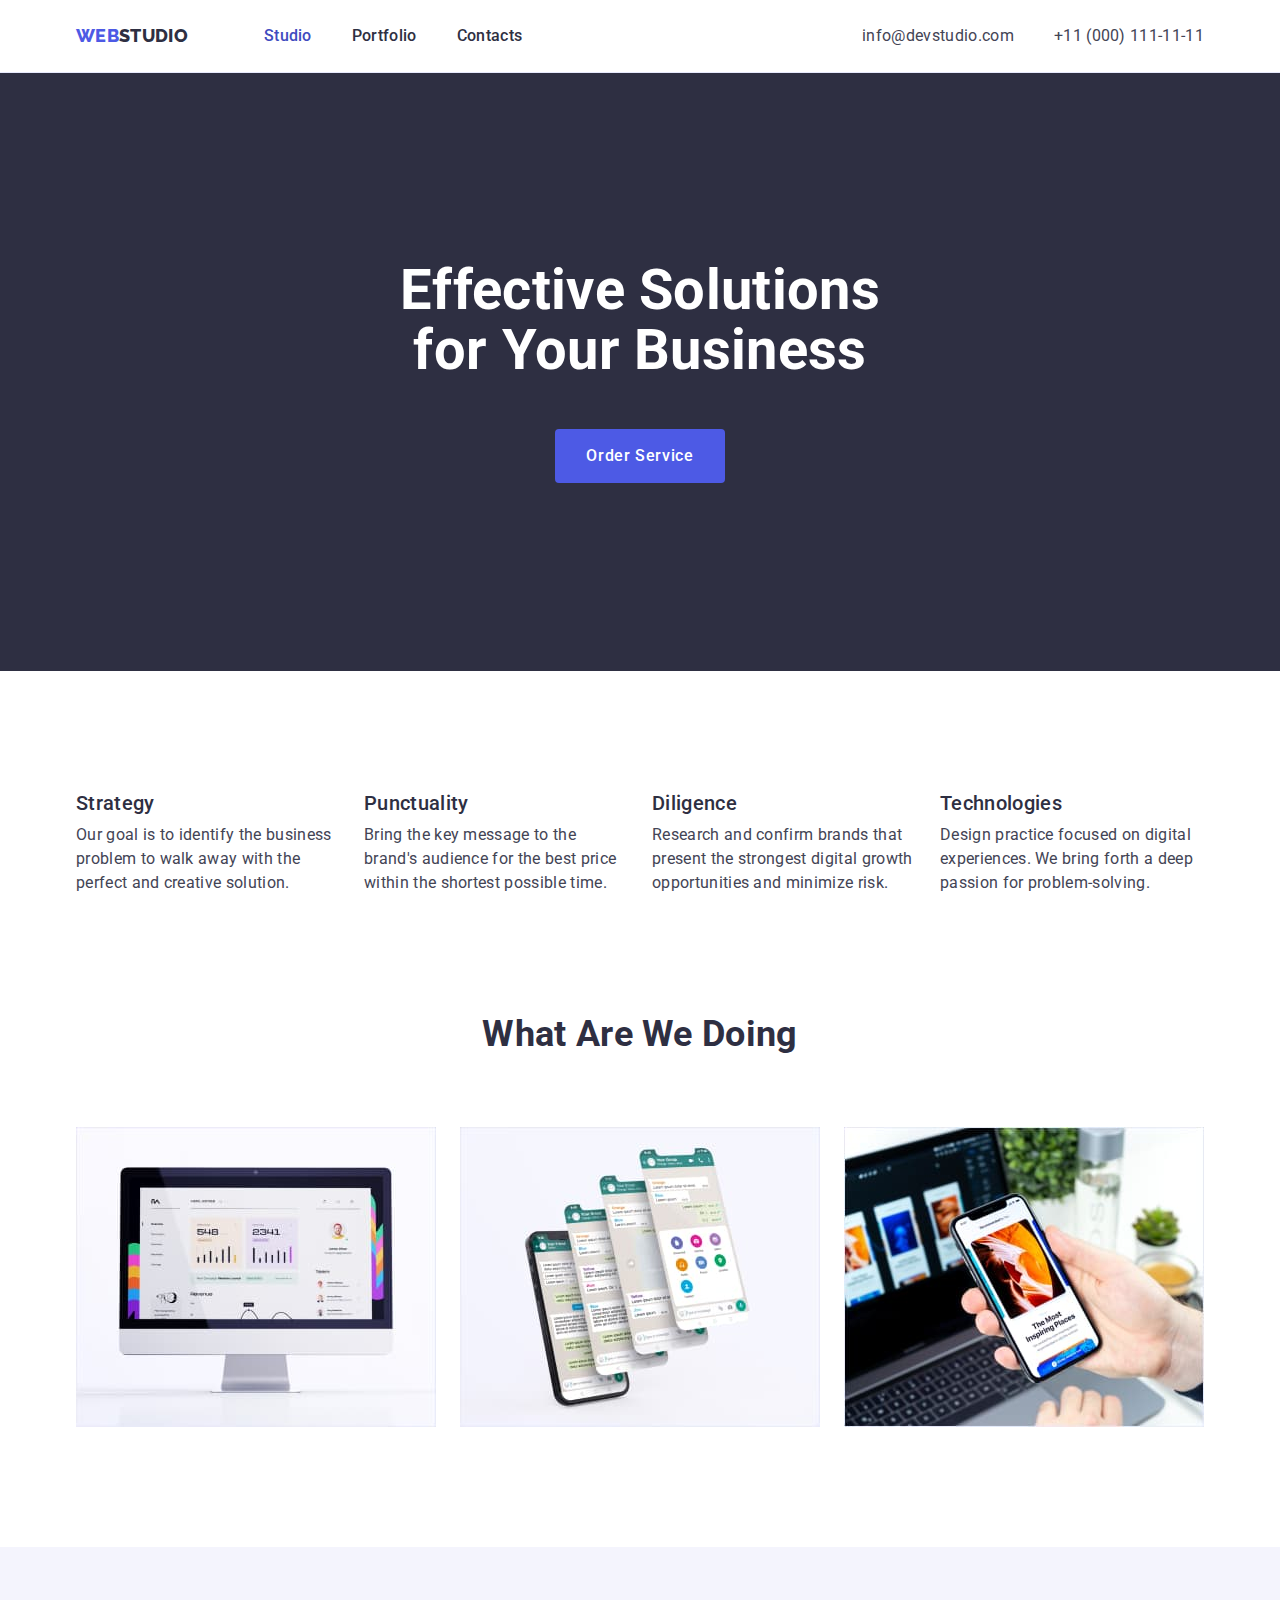
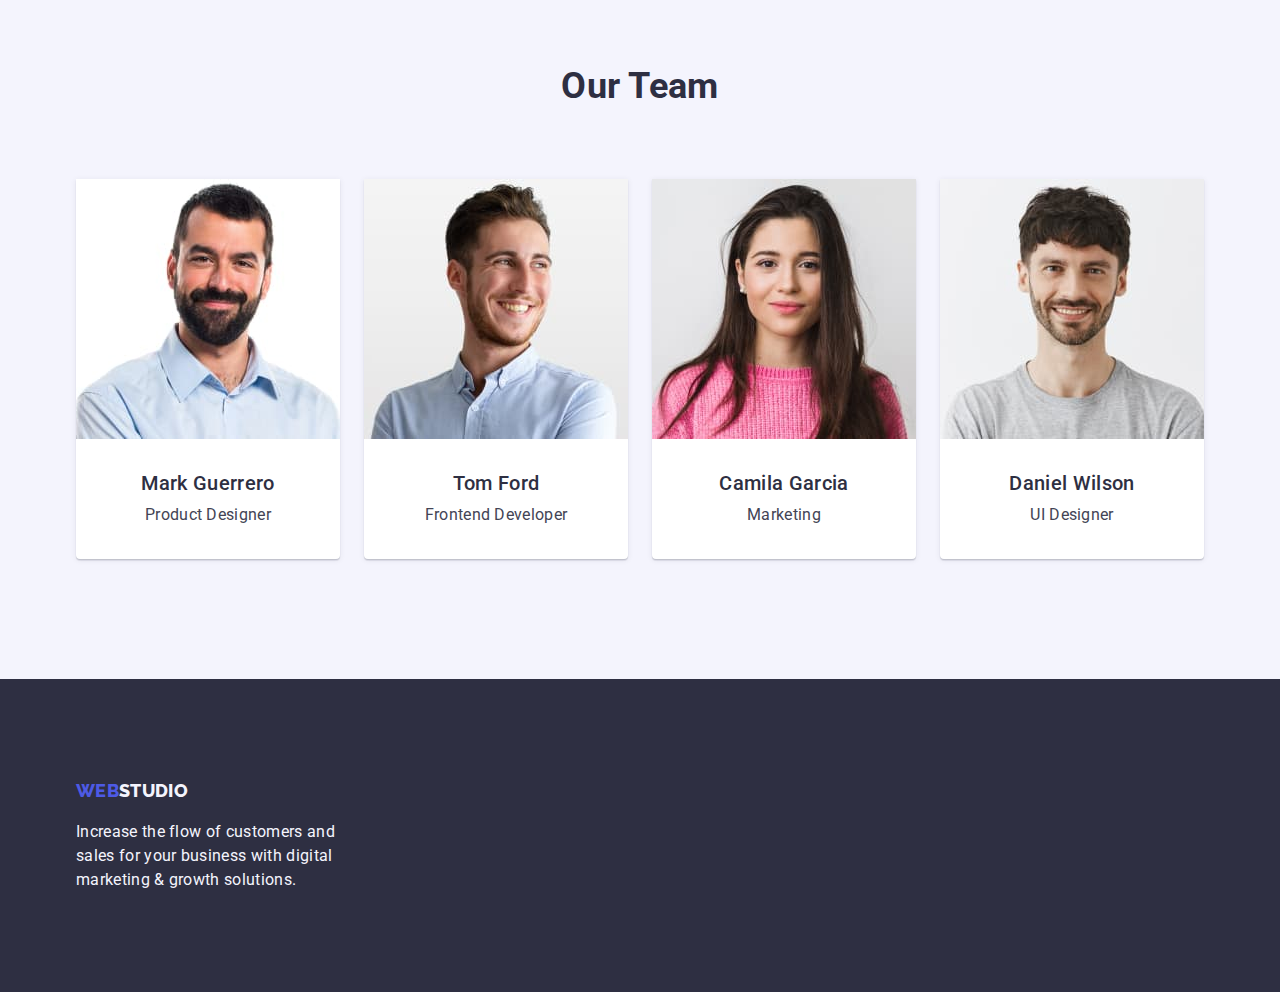
<file: index.html>
<!DOCTYPE html>
<html lang="en">
  <head>
    <meta charset="UTF-8" />
    <meta http-equiv="X-UA-Compatible" content="IE=edge" />
    <meta name="viewport" content="width=, initial-scale=1.0" />
    <title>WebStudio</title>
      <!-- /**
      |============================
      | Normalize styles
      |============================
    */ -->
    <link
      rel="stylesheet"
      href="https://cdn.jsdelivr.net/npm/modern-normalize@1.1.0/modern-normalize.min.css"
    />
    <!-- /**
      |============================
      | Custom styles
      |============================
    */ -->
    <link rel="preconnect" href="https://fonts.googleapis.com" />
    <link rel="preconnect" href="https://fonts.gstatic.com" crossorigin />
    <link
      href="https://fonts.googleapis.com/css2?family=Raleway:wght@800&family=Roboto:wght@400;500;700;900&display=swap"
      rel="stylesheet"
    />
    <link rel="stylesheet" href="./css/styles.css" />
  </head>
  <body>
    <!-- /**
      |============================
      | Header
      |============================
    */ -->
    <header class="header">
      <div class="container header-container">
        <a class="link logo" href="./index.html"
          >WEB<span class="logo-header-part">STUDIO</span></a
        >
        <nav class="header-nav">
          <ul class="list header-nav-list">
            <li class="header-nav-item">
              <a class="link header-nav-link current" href="./index.html"
                >Studio</a
              >
            </li>
            <li class="header-nav-item">
              <a class="link header-nav-link" href="./portfolio.html"
                >Portfolio</a
              >
            </li>
            <li class="header-nav-item">
              <a class="link header-nav-link" href="#contacts">Contacts</a>
            </li>
          </ul>
        </nav>
        <address id="contacts">
          <ul class="list contacts-list">
            <li>
              <a class="link contacts-link" href="mailto:info@devstudio.com"
                >info@devstudio.com</a
              >
            </li>
            <li>
              <a class="link contacts-link" href="tel:+11(000)111-11-11"
                >+11 (000) 111-11-11</a
              >
            </li>
          </ul>
        </address>
      </div>
    </header>

    <main>
      <!-- /**
       |============================
       | Hero
       |============================
     */ -->
      <section class="section hero-section">
        <div class="container">
          <h1 class="hero-title">Effective Solutions for Your Business</h1>
          <button class="btn hero-btn" type="button">Order Service</button>
        </div>
      </section>
      <!-- /**
  |============================
  | Our Features
  |============================
*/ -->
      <section class="section our-features-section">
        <div class="container our-features-container">
          <h2 class="title visually-hidden">Our Features</h2>
          <ul class="list our-features-list card-set">
            <li class="list our-features-item card-set-item">
              <h3 class="subtitle">Strategy</h3>
              <p>
                Our goal is to identify the business problem to walk away with
                the perfect and creative solution.
              </p>
            </li>
            <li class="list our-features-item card-set-item">
              <h3 class="subtitle">Punctuality</h3>
              <p>
                Bring the key message to the brand's audience for the best price
                within the shortest possible time.
              </p>
            </li>
            <li class="list our-features-item card-set-item">
              <h3 class="subtitle">Diligence</h3>
              <p>
                Research and confirm brands that present the strongest digital
                growth opportunities and minimize risk.
              </p>
            </li>
            <li class="list our-features-item card-set-item">
              <h3 class="subtitle">Technologies</h3>
              <p>
                Design practice focused on digital experiences. We bring forth a
                deep passion for problem-solving.
              </p>
            </li>
          </ul>
        </div>
      </section>
      <!-- /**
  |============================
  | What are we doing
  |============================
*/ -->
      <section class="section whar-are-we-doing-section">
        <div class="container">
          <h2 class="title what-are-we-doing-title">What are we doing</h2>
          <ul class="list what-are-we-doing-list card-set">
            <li class="what-are-we-doing-item">
              <img
                src="./images/monitor.jpg"
                alt="Monitor picture"
                width="360"
                height="300"
              />
            </li>
            <li class="what-are-we-doing-item">
              <img
                src="./images/screenshots.jpg"
                alt="4 mobile phone screenshots"
                width="360"
                height="300"
              />
            </li>
            <li class="what-are-we-doing-item">
              <img
                src="./images/mobile-phone.jpg"
                alt="Mobile phone and laptop"
                width="360"
                height="300"
              />
            </li>
          </ul>
        </div>
      </section>
      <!-- /**
  |============================
  | Our team
  |============================
*/ -->
      <section class="section our-team-section">
        <div class="container">
          <h2 class="title">Our Team</h2>
          <ul class="list our-team-list card-set">
            <li class="our-team-item card-set-item">
              <img
                class="our-team-img"
                src="./images/mark-guerrero-photo.jpg"
                alt="Mark Guerrero's photo"
                width="264"
                height="260"
              />

              <div class="our-team-desc">
                <h3 class="subtitle">Mark Guerrero</h3>
                <p>Product Designer</p>
              </div>
            </li>
            <li class="our-team-item card-set-item">
              <img
                class="our-team-img"
                src="./images/tom-ford-photo.jpg"
                alt="Tom Ford's photo"
                width="264"
                height="260"
              />
              <div class="our-team-desc">
                <h3 class="subtitle">Tom Ford</h3>
                <p>Frontend Developer</p>
              </div>
            </li>
            <li class="our-team-item card-set-item">
              <img
                class="our-team-img"
                src="./images/camila-garcia-photo.jpg"
                alt="Camila Garcia's photo"
                width="264"
                height="260"
              />
              <div class="our-team-desc">
                <h3 class="subtitle">Camila Garcia</h3>
                <p>Marketing</p>
              </div>
            </li>
            <li class="our-team-item card-set-item">
              <img
                class="our-team-img"
                src="./images/daniel-wilson-photo.jpg"
                alt="Daniel Wilson's photo"
                width="264"
                height="260"
              />
              <div class="our-team-desc">
                <h3 class="subtitle">Daniel Wilson</h3>
                <p>UI Designer</p>
              </div>
            </li>
          </ul>
        </div>
      </section>
    </main>
    <!-- /**
  |============================
  | Footer
  |============================
*/  -->

    <footer class="section footer-section">
      <div class="container">
        <a class="link logo" href="./index.html"
          >WEB<span class="logo-footer-part">STUDIO</span></a
        >
        <p class="footer-section-desc">
          Increase the flow of customers and sales for your business with
          digital marketing & growth solutions.
        </p>
      </div>
    </footer>
  </body>
</html>
</file>
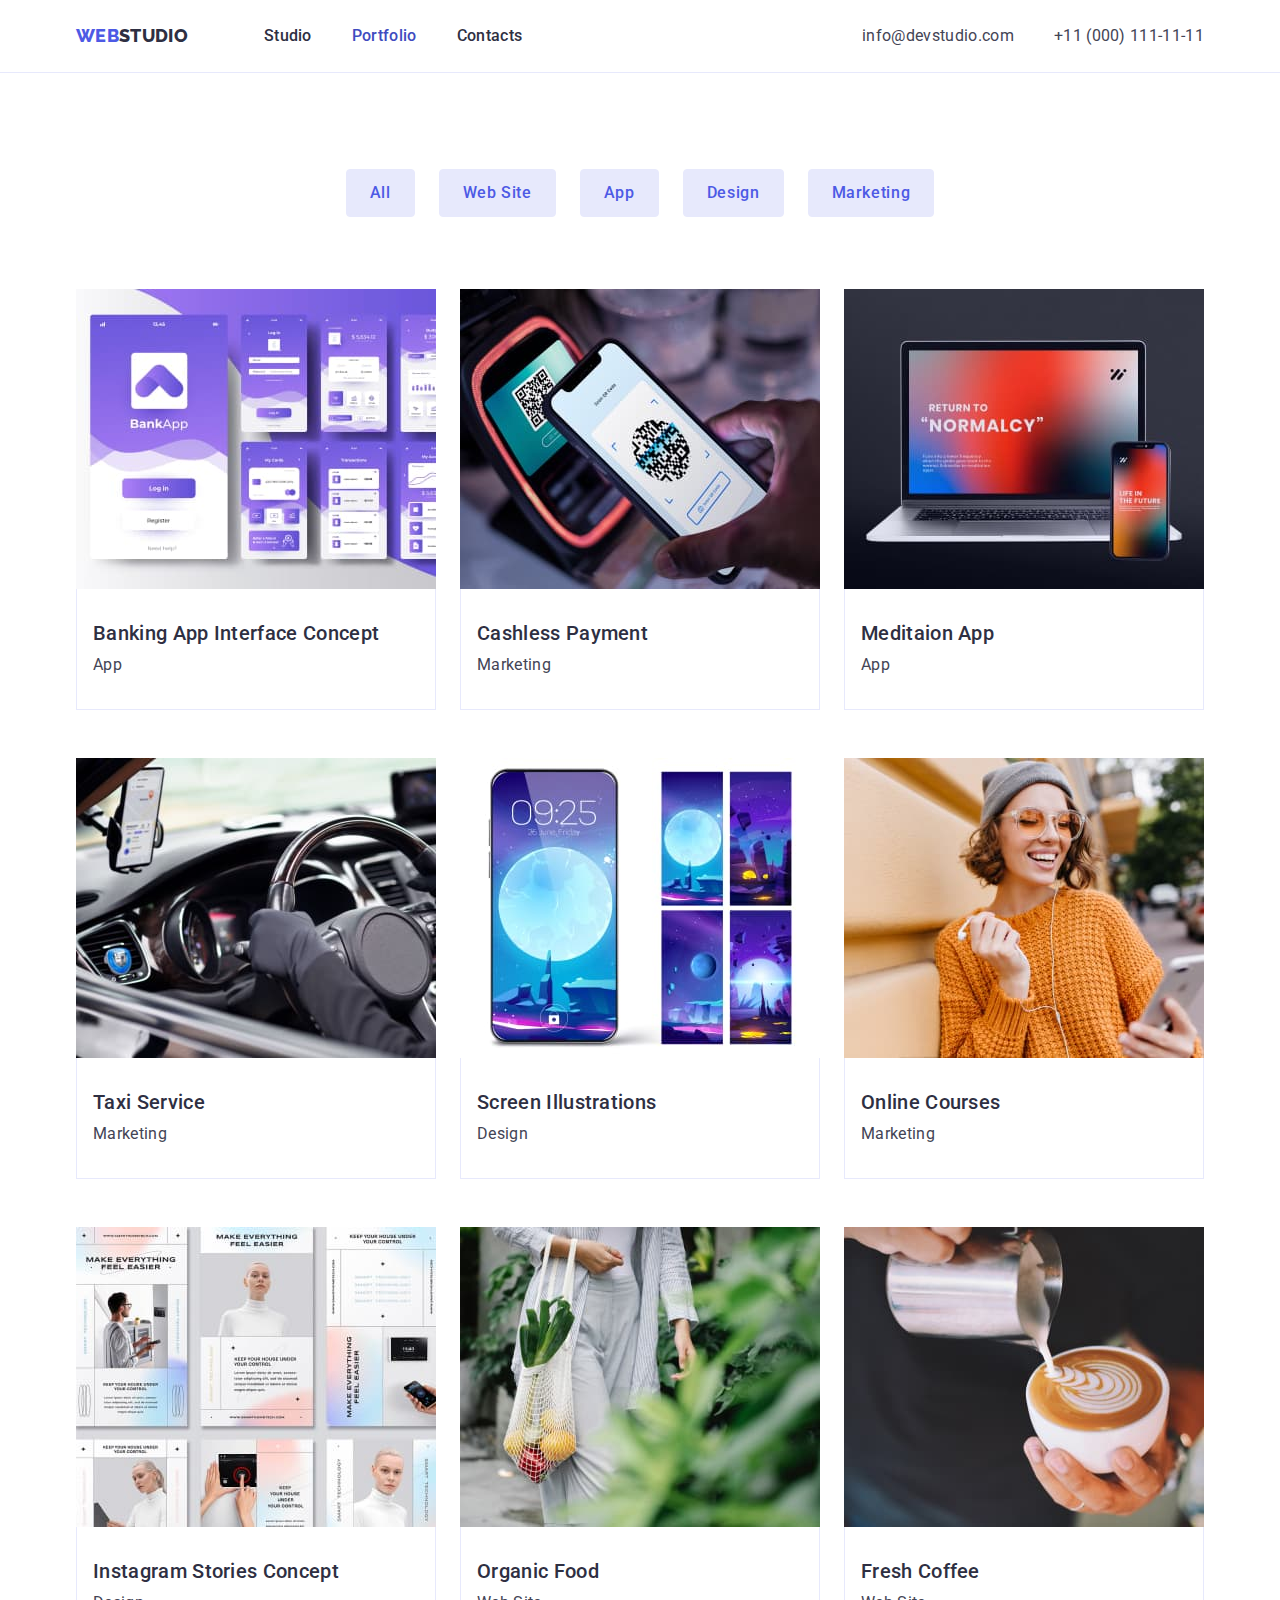
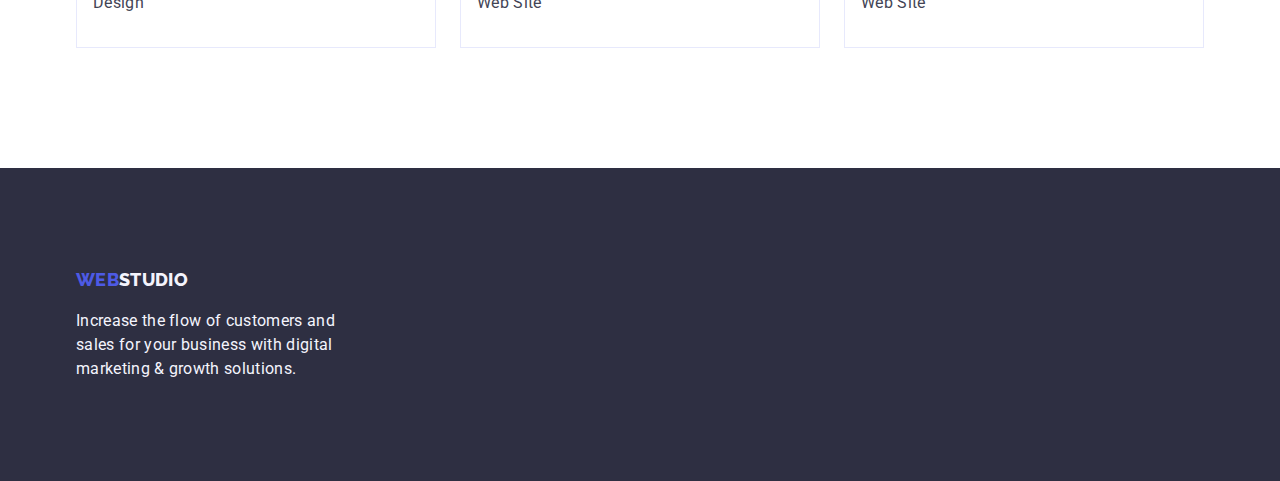
<file: portfolio.html>
<!DOCTYPE html>
<html lang="en">
  <head>
    <meta charset="UTF-8" />
    <meta http-equiv="X-UA-Compatible" content="IE=edge" />
    <meta name="viewport" content="width=, initial-scale=1.0" />
    <title>WebStudio</title>
    <!-- /**
      |============================
      | Normalize styles
      |============================
    */ -->
    <link
      rel="stylesheet"
      href="https://cdn.jsdelivr.net/npm/modern-normalize@1.1.0/modern-normalize.min.css"
    />
    <!-- /**
      |============================
      | Custom styles
      |============================
    */ -->
    <link rel="preconnect" href="https://fonts.googleapis.com" />
    <link rel="preconnect" href="https://fonts.gstatic.com" crossorigin />

    <link
      href="https://fonts.googleapis.com/css2?family=Raleway:wght@800&family=Roboto:wght@400;500;700;900&display=swap"
      rel="stylesheet"
    />
    <link rel="stylesheet" href="./css/styles.css" />
  </head>
  <body>
    <!-- /**
      |============================
      | Header
      |============================
    */ -->
    <header class="header">
      <div class="container header-container">
        <a class="link logo" href="./index.html"
          >WEB<span class="logo-header-part">STUDIO</span></a
        >
        <nav class="header-nav">
          <ul class="list header-nav-list">
            <li class="header-nav-item">
              <a class="link header-nav-link" href="./index.html">Studio</a>
            </li>
            <li class="header-nav-item">
              <a class="link header-nav-link current" href="./portfolio.html"
                >Portfolio</a
              >
            </li>
            <li class="header-nav-item">
              <a class="link header-nav-link" href="#contacts">Contacts</a>
            </li>
          </ul>
        </nav>
        <address id="contacts">
          <ul class="list contacts-list">
            <li>
              <a class="link contacts-link" href="mailto:info@devstudio.com"
                >info@devstudio.com</a
              >
            </li>
            <li>
              <a class="link contacts-link" href="tel:+11(000)111-11-11"
                >+11 (000) 111-11-11</a
              >
            </li>
          </ul>
        </address>
      </div>
    </header>

    <main>
      <section class="our-works">
        <div class="container">
          <h1 class="visually-hidden">Our Portfolio</h1>
          <h2 class="visually-hidden">Our Portfolio</h2>
          <ul class="our-works-filters list">
            <li>
              <button class="btn filter-btn" type="button">All</button>
            </li>
            <li>
              <button class="btn filter-btn" type="button">Web Site</button>
            </li>
            <li>
              <button class="btn filter-btn" type="button">App</button>
            </li>
            <li>
              <button class="btn filter-btn" type="button">Design</button>
            </li>
            <li>
              <button class="btn filter-btn" type="button">Marketing</button>
            </li>
          </ul>

          <ul class="our-works-items list card-set">
            <li class="card-set-item">
              <img
                src="./images/our-works/banking-app-interface-concept.jpg"
                alt="banking app"
                width="360"
                height="300"
              />
              <div class="our-works-desc-section">
                <h3 class="subtitle">Banking App Interface Concept</h3>
                <p>App</p>
              </div>
            </li>
            <li class="card-set-item">
              <img
                src="./images/our-works/cashless-payment.jpg"
                alt="QR scan"
                width="360"
                height="300"
              />
              <div class="our-works-desc-section">
                <h3 class="subtitle">Cashless Payment</h3>
                <p>Marketing</p>
              </div>
            </li>
            <li class="card-set-item">
              <img
                src="./images/our-works/meditaion-app.jpg"
                alt="Laptop and mobile photo"
                width="360"
                height="300"
              />
              <div class="our-works-desc-section">
                <h3 class="subtitle">Meditaion App</h3>
                <p>App</p>
              </div>
            </li>
            <li class="card-set-item">
              <img
                src="./images/our-works/taxi-service.jpg"
                alt="Driver in the car"
                width="360"
                height="300"
              />
              <div class="our-works-desc-section">
                <h3 class="subtitle">Taxi Service</h3>
                <p>Marketing</p>
              </div>
            </li>
            <li class="card-set-item">
              <img
                src="./images/our-works/screen-illustrations.jpg"
                alt="Screen illustrations"
                width="360"
                height="300"
              />
              <div class="our-works-desc-section">
                <h3 class="subtitle">Screen Illustrations</h3>
                <p>Design</p>
              </div>
            </li>
            <li class="card-set-item">
              <img
                src="./images/our-works/online-courses.jpg"
                alt="Girl with headphones"
                width="360"
                height="300"
              />
              <div class="our-works-desc-section">
                <h3 class="subtitle">Online Courses</h3>
                <p>Marketing</p>
              </div>
            </li>
            <li class="card-set-item">
              <img
                src="./images/our-works/instagram-stories-concept.jpg"
                alt="Instagram Stories Concept"
                width="360"
                height="300"
              />
              <div class="our-works-desc-section">
                <h3 class="subtitle">Instagram Stories Concept</h3>
                <p>Design</p>
              </div>
            </li>
            <li class="card-set-item">
              <img
                src="./images/our-works/organic-food.jpg"
                alt="Woman with vegetables"
                width="360"
                height="300"
              />
              <div class="our-works-desc-section">
                <h3 class="subtitle">Organic Food</h3>
                <p>Web Site</p>
              </div>
            </li>
            <li class="card-set-item">
              <img
                src="./images/our-works/fresh-coffee.jpg"
                alt="A cup of coffee"
                width="360"
                height="300"
              />
              <div class="our-works-desc-section">
                <h3 class="subtitle">Fresh Coffee</h3>
                <p>Web Site</p>
              </div>
            </li>
          </ul>
        </div>
      </section>
    </main>

    <!-- /**
  |============================
  | Footer
  |============================
*/  -->

    <footer class="section footer-section">
      <div class="container">
        <a class="link logo" href="./index.html"
          >WEB<span class="logo-footer-part">STUDIO</span></a
        >
        <p class="footer-section-desc">
          Increase the flow of customers and sales for your business with
          digital marketing & growth solutions.
        </p>
      </div>
    </footer>
  </body>
</html>
</file>
<file: css/styles.css>
/**
  |============================
  | Reset
  |============================
*/
html {
  box-sizing: border-box;
}

h1,
h2,
h3,
h4,
h5,
h6,
p {
  margin: 0;
}

ul,
ol {
  list-style: none;
  font-style: normal;
  margin: 0;
  padding: 0;
}

img {
  display: block;
  max-width: 100%;
  height: auto;
}

a {
  color: currentColor;
  text-decoration: none;
}

/**
  |============================
  | End Reset
  |============================
*/

:root {
  --primary-font: 'Roboto', sans-serif;
  --secondary-font: 'Raleway', sans-serif;
  --primary-text-color: #434455;
  --title-text-color: #2e2f42;
  --accent-color: #404bbf;
  --main-background-color: #ffffff;
  --primary-background-color: #2e2f42;
  --secondary-background-color: #f4f4fd;
  --filter-btn-color: #4d5ae5;
  --filter-btn-background-color: #e7e9fc;
  --filter-btn-accent-text-color: #ffffff;
  --logo-main-color: #4d5ae5;
  --hero-btn-text-color: #ffffff;
  --hero-btn-background-color: #4d5ae5;
  --hero-title-text-color: #ffffff;
  --footer-text-color: #f4f4fd;
  --logo-footer-text-color: #f4f4fd;

  /**
    |============================
    | Others
    |============================
  */
  --items: 4;
  --col-indent: 24px;
  --row-indent: 48px;
}
/**
    |============================
    | End Others
    |============================
  */
body {
  font-family: 'Roboto', sans-serif;
  font-size: 16px;
  line-height: 1.5;
  letter-spacing: 0.02em;
  background-color: var(--main-background-color);
  color: var(--primary-text-color);
}

/**
  |============================
  | End Components
  |============================
*/

.section {
  padding-bottom: 120px;
}
.container {
  max-width: 1158px;
  /* width: 100%; */
  margin: 0 auto;
  padding-left: 15px;
  padding-right: 15px;
}

.list {
  list-style: none;
}

.link {
  text-decoration: none;
}
.title {
  text-align: center;
  padding-bottom: 72px;
  font-weight: 700;
  font-size: 36px;
  line-height: 1.11;
  text-transform: capitalize;
  color: var(--title-text-color);
}
.subtitle {
  padding-bottom: 8px;
  font-weight: 500;
  font-size: 20px;
  line-height: 1.2;
  color: var(--title-text-color);
}
.btn {
  border: 0;
  display: block;
  margin: auto;
  font-family: inherit;
  font-weight: 500;
  font-size: 16px;
  line-height: 1.5;
  text-decoration: none;
  cursor: pointer;
  letter-spacing: 0.04em;
  border-radius: 4px;
  align-items: center;
}

/**
  |============================
  | End Components
  |============================
*/

/**
  |============================
  | Card set
  |============================
*/
.card-set {
  display: flex;
  flex-wrap: wrap;
  row-gap: var(--row-indent);
  column-gap: var(--col-indent);
}
.card-set-item {
  flex-basis: calc(
    (100% - var(--col-indent) * (var(--items) - 1)) / var(--items)
  );
}
/**
  |============================
  | Header
  |============================
*/
.header {
  border-bottom: 1px solid var(--filter-btn-background-color);
}
.header-container {
  display: flex;
  align-items: center;
}
.logo {
  padding-top: 24px;
  padding-bottom: 24px;
  margin-right: 76px;
  font-family: 'Raleway', sans-serif;
  font-weight: 800;
  font-size: 18px;
  line-height: 1.33;
  color: var(--logo-main-color);
}
.logo-header-part {
  color: var(--title-text-color);
}
.header-nav {
  margin-right: auto;
}

.header-nav-list {
  display: flex;
  gap: 40px;
}

.header-nav-link {
  display: block;
  padding-top: 24px;
  padding-bottom: 24px;
  font-weight: 500;
  color: var(--title-text-color);
}
.header-nav-link:hover,
.header-nav-link:focus {
  color: var(--accent-color);
}
.current {
  color: var(--accent-color);
  /* border-bottom: 4px solid #404bbf; */
}

.contacts-list {
  display: flex;
  gap: 40px;
}

.contacts-link {
  padding-top: 24px;
  padding-bottom: 24px;
  font-style: normal;
  color: var(--primary-text-color);
}
.contacts-link:hover,
.contacts-link:focus {
  color: var(--accent-color);
}

/**
  |============================
  | End Header
  |============================
*/

/**
  |============================
  | Hero
  |============================
*/
.hero-section {
  padding-top: 188px;
  padding-bottom: 188px;
  /* text-align: center; */
  background-color: var(--primary-background-color);
}
.hero-title {
  margin: auto;
  max-width: 496px;
  padding-bottom: 48px;
  font-weight: 700;
  font-size: 56px;
  line-height: 1.07;
  text-align: center;
  color: var(--hero-title-text-color);
}
.hero-btn {
  padding: 15px 31px;
  color: var(--hero-btn-text-color);
  background-color: var(--hero-btn-background-color);
}
.hero-btn:hover,
.hero-btn:focus {
  background-color: var(--accent-color);
}

/**
  |============================
  | End Hero
  |============================
*/

/**
  |============================
  | Our Features
  |============================
*/
/* .our-features-section {
  justify-content: left;
}
.our-features-container {
  justify-content: left;
} */

.visually-hidden {
  position: absolute;
  width: 1px;
  height: 1px;
  margin: -1px;
  border: 0;
  padding: 0;

  white-space: nowrap;
  clip-path: inset(100%);
  clip: rect(0 0 0 0);
  overflow: hidden;
}

/* <!-- /**
  |============================
  | End Our Features
  |============================
*/

/* <!-- /**
  |============================
  | What are we doing
  |============================
*/

/* <!-- /**
  |============================
  | End What are we doing
  |============================
*/

/**
  |============================
  | Our team
  |============================
*/

.our-team-list {
  display: flex;
}
.our-team-section,
.our-features-section {
  padding-top: 120px;
}

.our-team-section {
  background-color: var(--secondary-background-color);
}
.our-team-item {
  background-color: var(--main-background-color);
  box-shadow: 0px 1px 6px rgba(46, 47, 66, 0.08),
    0px 1px 1px rgba(46, 47, 66, 0.16), 0px 2px 1px rgba(46, 47, 66, 0.08);
  border-radius: 0px 0px 4px 4px;
}
.our-team-desc {
  padding: 32px 16px;
  text-align: center;
}
/**
  |============================
  | End Our team
  |============================
*/

/**
  |============================
  | Footer
  |============================
*/
.footer-section {
  padding-top: 100px;
  padding-bottom: 100px;
  background-color: var(--primary-background-color);
}
.logo-footer-part {
  color: var(--logo-footer-text-color);
}
.footer-section-desc {
  max-width: 264px;
  padding-top: 16px;
  color: var(--footer-text-color);
}
/**
  |============================
  | End Footer
  |============================
*/

/**
  |============================
  | Portfolio 
  |============================
*/

.our-works {
  padding-top: 96px;
  padding-bottom: 120px;
}
.filter-btn {
  padding: 11px 23px;
  gap: 24px;
  /* margin-bottom: 72px; */
  color: var(--filter-btn-color);
  background-color: var(--filter-btn-background-color);
  border: 1px solid var(--filter-btn-background-color);
}

.filter-btn:hover,
.filter-btn:focus {
  color: var(--filter-btn-accent-text-color);
  background-color: var(--accent-color);
}
.our-works-filters {
  display: flex;
  justify-content: center;
  gap: 24px;
  margin-bottom: 72px;
}

.our-works-items {
  --items: 3;
}
.our-works-container {
  padding-bottom: 120px;
  align-items: center;
  justify-content: center;
}

.our-works-desc-section {
  text-align: left;
  padding-top: 32px;
  padding-bottom: 32px;
  padding-left: 16px;
  border-bottom: 1px solid var(--filter-btn-background-color);
  border-left: 1px solid var(--filter-btn-background-color);
  border-right: 1px solid var(--filter-btn-background-color);
}
/**
  |============================
  | End Portfolio 
  |============================
*/
</file>
